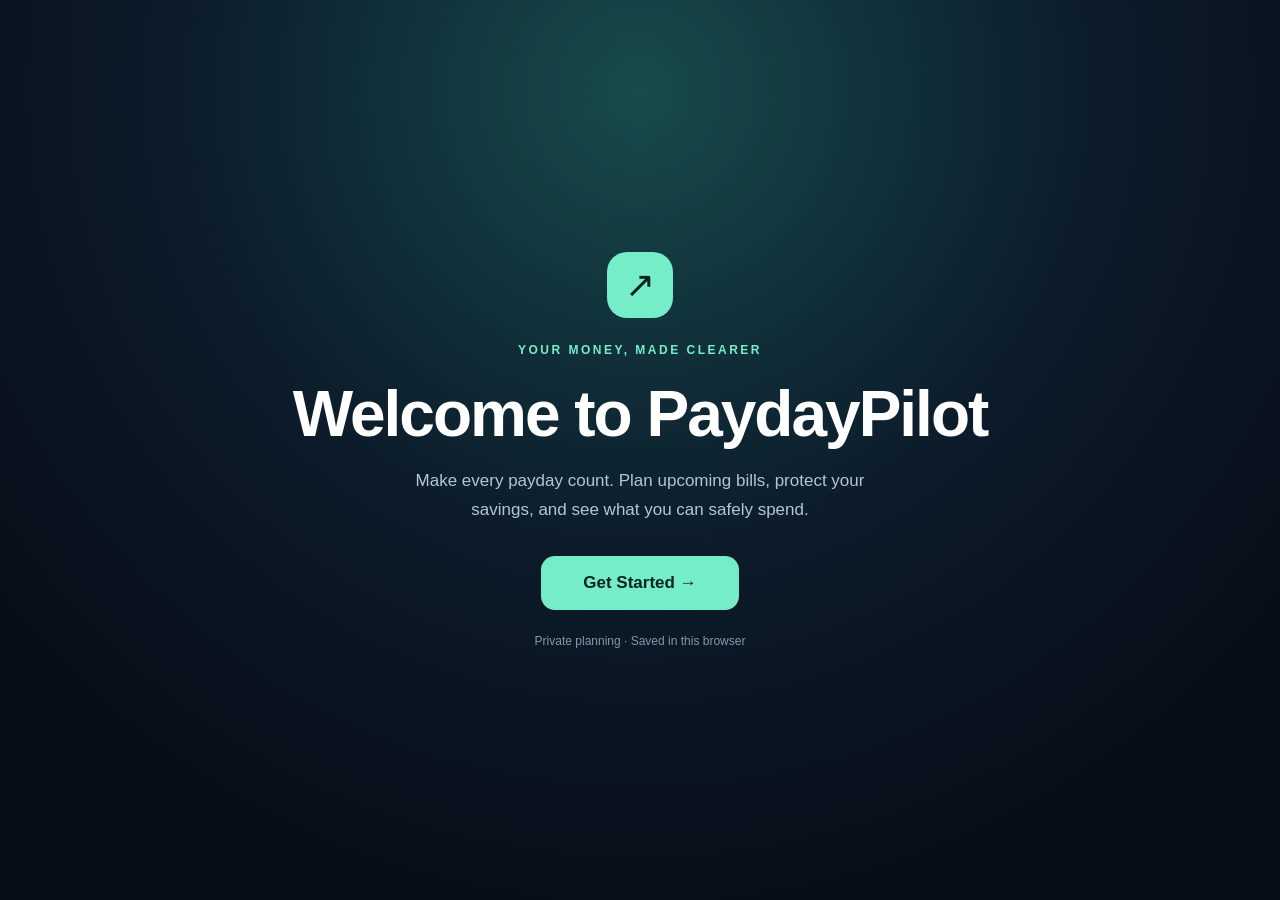
<file: index.html>
<!DOCTYPE html>
<html lang="en"><head><meta charset="UTF-8"><meta name="viewport" content="width=device-width,initial-scale=1"><meta name="theme-color" content="#0b1220"><title>PaydayPilot V6 — Smart Money Management</title>
<style>
:root{font-family:Inter,-apple-system,BlinkMacSystemFont,"Segoe UI",sans-serif;color:#eaf1ff;background:#080e19;font-synthesis:none}*{box-sizing:border-box}body{margin:0;background:radial-gradient(circle at 85% 0,#172d48 0,transparent 35%),#080e19}button,input,select{font:inherit}button{cursor:pointer}.shell{max-width:1200px;margin:auto;padding:28px 24px 70px}.top{display:flex;justify-content:space-between;align-items:center;margin-bottom:35px}.brand{font-size:23px;font-weight:800;letter-spacing:-1px;display:flex;align-items:center;gap:11px}.mark{background:#6df0cb;color:#08241f;border-radius:13px;padding:10px;font-size:19px}.tag{color:#9fb2c9;font-size:13px}.pill{border:1px solid #2b3a50;border-radius:99px;padding:9px 13px;color:#a9bfd4;font-size:12px}.hero{display:flex;justify-content:space-between;gap:20px;align-items:end;margin-bottom:26px}.eyebrow{font-size:12px;color:#6df0cb;text-transform:uppercase;letter-spacing:2px;font-weight:800}h1{font-size:clamp(29px,4vw,43px);margin:9px 0 8px;letter-spacing:-1.6px}p{color:#9caec4;margin:0;line-height:1.6}.cards{display:grid;grid-template-columns:1.35fr 1fr 1fr;gap:17px}.card{background:#111d2d;border:1px solid #26354a;border-radius:22px;padding:24px;min-width:0}.primary{background:linear-gradient(130deg,#123f43,#132a3e);border-color:#28746c}.cardlabel{font-size:13px;color:#a9bcd1;font-weight:600}.amount{font-size:clamp(28px,3.4vw,41px);font-weight:800;letter-spacing:-1.5px;margin:13px 0}.primary .amount{color:#89f9d8}.sub{font-size:12px;color:#a6b9ce}.grid{display:grid;grid-template-columns:1.2fr .8fr;gap:18px;margin-top:18px}.section-title{font-size:18px;font-weight:750;letter-spacing:-.5px;margin:0 0 20px}.fields{display:grid;grid-template-columns:repeat(2,minmax(0,1fr));gap:16px}label{display:block;color:#afc0d2;font-size:12px;font-weight:650;margin-bottom:8px}input,select{width:100%;padding:13px 14px;background:#0b1523;border:1px solid #304056;border-radius:11px;color:#eff8ff;outline:none}input:focus,select:focus{border-color:#68e5c5;box-shadow:0 0 0 3px #68e5c51a}input[type=date]{color-scheme:dark}.btn{background:#75edc9;border:0;color:#07241c;font-weight:800;border-radius:11px;padding:13px 16px}.btn.secondary{background:#1b3042;color:#cfe7e7;border:1px solid #385067}.row{display:flex;align-items:center;justify-content:space-between;gap:10px}.muted{color:#9aacc1;font-size:12px}.billrow{padding:13px 0;border-bottom:1px solid #26354a;display:flex;align-items:center;justify-content:space-between;gap:12px}.billrow:last-child{border-bottom:0}.billname{font-weight:650;font-size:14px}.billmeta{font-size:12px;color:#9caec4;margin-top:4px}.billactions{display:flex;align-items:center;gap:10px}.smallbtn{border:0;background:#26394c;color:#d4e5f5;border-radius:9px;padding:8px 10px}.insight{border-left:3px solid #71edca;background:#122b32;padding:15px;border-radius:0 12px 12px 0;color:#c4e7e1;font-size:13px;line-height:1.6;margin-top:18px}.forecast{display:flex;align-items:flex-end;gap:9px;height:155px;padding-top:20px}.barcol{flex:1;min-width:0;text-align:center}.bar{border-radius:7px 7px 3px 3px;background:linear-gradient(#77efcb,#2c8d8b);min-height:4px}.bar.negative{background:linear-gradient(#f59e9e,#9b4351)}.barlabel{font-size:10px;color:#9eafc3;margin-top:8px}.barval{font-size:10px;color:#bcd1e0;margin-bottom:6px}.footer{color:#74899e;font-size:12px;margin-top:24px;text-align:center}.empty{padding:20px 0;color:#9baec4;font-size:13px}.status{font-size:12px;color:#83eacb}.wide{grid-column:1/-1}@media(max-width:800px){.cards{grid-template-columns:1fr 1fr}.primary{grid-column:1/-1}.grid{grid-template-columns:1fr}.hero{align-items:start;flex-direction:column}.shell{padding:22px 15px 50px}}@media(max-width:500px){.cards{grid-template-columns:1fr}.primary{grid-column:auto}.fields{grid-template-columns:1fr}.card{padding:20px}.top{margin-bottom:26px}.pill{display:none}.amount{font-size:36px}}

/* PaydayPilot V6 welcome screen */
#welcome{min-height:100vh;display:flex;flex-direction:column;align-items:center;justify-content:center;text-align:center;padding:32px 20px;background:radial-gradient(circle at 50% 10%,#174b4c 0%,#0c1b2a 45%,#080e19 80%)}
#welcome .welcome-mark{display:grid;place-items:center;width:66px;height:66px;border-radius:20px;background:#75edc9;color:#08241f;font-size:36px;font-weight:900;margin-bottom:25px}
#welcome .welcome-kicker{font-size:12px;font-weight:800;letter-spacing:2.5px;color:#75edc9;text-transform:uppercase;margin-bottom:8px}
#welcome h1{font-size:clamp(36px,7vw,64px);font-weight:850;letter-spacing:-2px;color:#fff;margin:12px 0 16px}
#welcome p{max-width:460px;font-size:17px;line-height:1.7;color:#b1c6d8;margin-bottom:32px}
#startBtn{background:#75edc9;color:#08241f;border:0;border-radius:14px;padding:17px 42px;font-size:17px;font-weight:800;transition:background .2s,transform .2s}
#startBtn:hover{background:#a1ffe0;transform:translateY(-2px)}
#startBtn:focus-visible{outline:3px solid #fff;outline-offset:4px}
#welcome .welcome-note{font-size:12px;color:#8299ac;margin-top:24px}
[hidden]{display:none!important}
</style></head><body><section id="welcome" aria-labelledby="welcomeTitle">
  <div class="welcome-mark" aria-hidden="true">↗</div>
  <div class="welcome-kicker">Your money, made clearer</div>
  <h1 id="welcomeTitle">Welcome to PaydayPilot</h1>
  <p>Make every payday count. Plan upcoming bills, protect your savings, and see what you can safely spend.</p>
  <button id="startBtn" type="button">Get Started →</button>
  <div class="welcome-note">Private planning · Saved in this browser</div>
</section>
<main class="shell">
<header class="top"><div class="brand"><span class="mark">↗</span> PaydayPilot</div><div class="pill">● Private · Saved on this device</div></header>
<section class="hero"><div><div class="eyebrow">PaydayPilot V6 · Your financial cockpit</div><h1>Make every payday count.</h1><p>See what’s coming, protect your bills, and spend with confidence.</p></div><span class="tag" id="saved">Ready to plan</span></section>
<section class="cards"><div class="card primary"><div class="cardlabel">Safe to spend · through next payday</div><div class="amount" id="safe">$0.00</div><div class="sub" id="safeDetail">Add your balance and next payday to get started.</div></div><div class="card"><div class="cardlabel">Current balance</div><div class="amount" id="balanceView">$0.00</div><div class="sub">Money available in your account now</div></div><div class="card"><div class="cardlabel">Reserved for bills + savings</div><div class="amount" id="reserved">$0.00</div><div class="sub" id="reserveDetail">Before your next payday</div></div></section>
<section class="grid"><div class="card"><h2 class="section-title">Your money setup</h2><div class="fields"><div><label for="balance">Current account balance ($)</label><input id="balance" type="number" min="0" step=".01" placeholder="1000"></div><div><label for="pay">Take-home paycheck ($)</label><input id="pay" type="number" min="0" step=".01" placeholder="1700"></div><div><label for="date">Next payday</label><input id="date" type="date"></div><div><label for="savings">Savings reserved each payday ($)</label><input id="savings" type="number" min="0" step=".01" placeholder="200"></div></div><div class="fields" style="margin-top:16px"><div><label for="cushion">Protected checking cushion ($)</label><input id="cushion" type="number" min="0" step=".01" value="800"></div><div><label for="purchase">Purchase to check ($)</label><input id="purchase" type="number" min="0" step=".01" placeholder="150"></div></div><div class="insight" id="purchaseResult" aria-live="polite">Enter a purchase amount to check affordability.</div><div class="insight" id="insight">Your safe-to-spend number subtracts bills due before the next payday. Your forecast also accounts for future paychecks and savings.</div></div>
<div class="card"><div class="row"><h2 class="section-title" style="margin:0">Monthly bills</h2><span class="muted" id="billcount">0 bills</span></div><div id="bills" style="margin:15px 0"></div><form id="billform"><div class="fields"><div><label for="billname">Bill name</label><input id="billname" maxlength="55" placeholder="Car payment" required></div><div><label for="billamount">Amount ($)</label><input id="billamount" type="number" min=".01" step=".01" placeholder="500" required></div><div><label for="billday">Due day (1–31)</label><input id="billday" type="number" min="1" max="31" placeholder="15" required></div><div style="display:flex;align-items:end"><button class="btn" type="submit" style="width:100%">+ Add bill</button></div></div></form></div>
<div class="card"><div class="row"><h2 class="section-title" style="margin:0">Upcoming bills before payday</h2><span class="muted" id="upcomingCount">—</span></div><div id="upcomingBills" style="margin-top:12px"></div><p class="muted" style="margin-top:12px">Marking a bill paid removes it from unpaid obligations for that month. Your current account balance must already reflect the payment; PaydayPilot does not move money or change that balance automatically.</p></div>
<div class="card"><div class="row"><h2 class="section-title" style="margin:0">Six-paycheck outlook</h2><span class="muted">Projected ending balance</span></div><div id="forecast" class="forecast"></div><p class="muted" style="margin-top:16px">Estimates assume each paycheck arrives as scheduled, bills repeat monthly, and no other spending occurs.</p></div>
<div class="card"><h2 class="section-title">Your next payday</h2><div class="amount" id="nextpay" style="font-size:27px">Not set</div><p id="nextdetail">Choose a payday to see your upcoming pay schedule.</p><div class="insight" id="caution">This is a planning estimate, not your bank balance. Confirm bill payments and pending transactions separately.</div><div style="margin-top:20px"><button class="btn secondary" id="reset" type="button">Reset saved plan</button></div></div></section>
<section class="card" style="margin-top:18px"><h2 class="section-title">Paycheck-by-paycheck plan</h2><div id="paycheckPlan" aria-live="polite"></div></section><footer class="footer">PaydayPilot V6 · Your data stays in this browser. No bank connection, account login, or subscription required.</footer></main>
<script>
// Welcome screen only; financial state and storage are unchanged.
document.addEventListener('DOMContentLoaded',()=>{
  const welcome=document.getElementById('welcome');
  const dashboard=document.querySelector('main.shell');
  const startBtn=document.getElementById('startBtn');
  if(!welcome||!dashboard||!startBtn)return;
  dashboard.hidden=true;
  startBtn.addEventListener('click',()=>{
    welcome.hidden=true;
    dashboard.hidden=false;
    window.scrollTo(0,0);
  });
});

const KEY='paydaypilot-v6',legacy='paydaypilot-v5',older='paydaypilot-v4';const $=id=>document.getElementById(id);const money=n=>new Intl.NumberFormat('en-US',{style:'currency',currency:'USD'}).format(Number(n)||0);const today=()=>{let d=new Date();return new Date(d.getFullYear(),d.getMonth(),d.getDate())};const parseDate=s=>{if(!s)return null;let [y,m,d]=s.split('-').map(Number);let x=new Date(y,m-1,d);return x.getFullYear()===y&&x.getMonth()===m-1&&x.getDate()===d?x:null};const dateStr=d=>d.toLocaleDateString('en-US',{month:'short',day:'numeric'});const num=id=>Math.max(0,Number($(id).value)||0);let state={balance:'',pay:'',date:'',savings:'',cushion:'800',bills:[],paid:{}};try{let s=JSON.parse(localStorage.getItem(KEY)||localStorage.getItem(legacy)||localStorage.getItem(older));if(s&&typeof s==='object')state={...state,...s,bills:Array.isArray(s.bills)?s.bills:[],paid:s.paid&&typeof s.paid==='object'?s.paid:{}}}catch(e){}
for(let k of ['balance','pay','date','savings','cushion'])$(k).value=state[k]??'';
function dueDates(start,end,bill){let dates=[];let month=new Date(start.getFullYear(),start.getMonth(),1);while(month<=end){let y=month.getFullYear(),m=month.getMonth();let last=new Date(y,m+1,0).getDate();let d=new Date(y,m,Math.min(last,Number(bill.day)));if(d>=start&&d<end)dates.push(d);month=new Date(y,m+1,1)}return dates}
function billId(b,i){return String(b.id??('legacy-'+i))}
function monthKey(d){return d.getFullYear()+'-'+String(d.getMonth()+1).padStart(2,'0')}
function paidKey(b,i,d){return billId(b,i)+'@'+monthKey(d)}
function isPaid(b,i,d){return !!(state.paid||{})[paidKey(b,i,d)]}
function billsBetween(start,end){return state.bills.reduce((sum,b,i)=>sum+dueDates(start,end,b).reduce((total,d)=>total+(isPaid(b,i,d)?0:Number(b.amount)),0),0)}
function upcomingBeforePayday(start,end){let list=[];state.bills.forEach((b,i)=>dueDates(start,end,b).forEach(d=>list.push({b,i,d})));return list.sort((a,b)=>a.d-b.d)}
function setPaid(b,i,d,checked){state.paid=state.paid||{};let key=paidKey(b,i,d);if(checked)state.paid[key]=true;else delete state.paid[key];save();render()}
function save(){try{localStorage.setItem(KEY,JSON.stringify(state));$('saved').textContent='✓ Saved on this device'}catch(e){$('saved').textContent='Storage unavailable'}}
function render(){let now=today(),balance=num('balance'),pay=num('pay'),saving=num('savings'),next=parseDate($('date').value);$('balanceView').textContent=money(balance);$('billcount').textContent=state.bills.length+' bill'+(state.bills.length===1?'':'s');$('bills').innerHTML='';if(!state.bills.length){let p=document.createElement('div');p.className='empty';p.textContent='No bills yet. Add your first monthly bill.';$('bills').append(p)}
state.bills.forEach((b,i)=>{let row=document.createElement('div');row.className='billrow';let left=document.createElement('div');let name=document.createElement('div');name.className='billname';name.textContent=b.name;let meta=document.createElement('div');meta.className='billmeta';meta.textContent='Due day '+b.day+' · Monthly recurring';left.append(name,meta);let right=document.createElement('div');right.className='billactions';let amt=document.createElement('strong');amt.textContent=money(b.amount);let del=document.createElement('button');del.className='smallbtn';del.type='button';del.textContent='Remove';del.setAttribute('aria-label','Remove '+b.name);del.onclick=()=>{let id=billId(b,i);Object.keys(state.paid||{}).filter(k=>k.startsWith(id+'@')).forEach(k=>delete state.paid[k]);state.bills.splice(i,1);save();render()};right.append(amt,del);row.append(left,right);$('bills').append(row)});
let valid=next&&next>=now;
let upcoming=$('upcomingBills');upcoming.replaceChildren();let items=valid?upcomingBeforePayday(now,next):[];
$('upcomingCount').textContent=valid?items.filter(x=>!isPaid(x.b,x.i,x.d)).length+' unpaid':'Set payday';
if(!valid){let p=document.createElement('div');p.className='empty';p.textContent='Set your next payday to see bills due before it.';upcoming.append(p)}
else if(!items.length){let p=document.createElement('div');p.className='empty';p.textContent='No bills due before your next paycheck.';upcoming.append(p)}
items.forEach(({b,i,d})=>{let row=document.createElement('div');row.className='billrow';let info=document.createElement('div');let name=document.createElement('div');name.className='billname';name.textContent=b.name;let meta=document.createElement('div');meta.className='billmeta';meta.textContent='Due '+d.toLocaleDateString('en-US',{month:'short',day:'numeric',year:'numeric'})+' · '+money(b.amount);info.append(name,meta);let control=document.createElement('label');control.className='billactions';control.style.cursor='pointer';let cb=document.createElement('input');cb.type='checkbox';cb.checked=isPaid(b,i,d);cb.setAttribute('aria-label','Mark '+b.name+' '+monthKey(d)+' as paid');cb.addEventListener('change',()=>setPaid(b,i,d,cb.checked));let status=document.createElement('span');status.className='muted';status.textContent=cb.checked?'Paid':'Unpaid';control.append(cb,status);row.append(info,control);upcoming.append(row)});
let bills=valid?billsBetween(now,next):0;let cushion=num('cushion');let reserved=bills+cushion;$('reserved').textContent=money(reserved);$('reserveDetail').textContent=valid?'Bills and protected cushion':'Set an upcoming payday';$('safe').textContent=valid?money(Math.max(0,balance-bills-cushion)):'—';$('safe').style.color=valid&&balance-bills-cushion<0?'#fca5a5':'';$('safeDetail').textContent=valid?'After '+money(bills)+' in bills and '+money(cushion)+' protected through '+dateStr(next):'Set an upcoming payday to calculate';$('nextpay').textContent=valid?next.toLocaleDateString('en-US',{weekday:'long',month:'long',day:'numeric'}):'Not set';$('nextdetail').textContent=valid?'Expected take-home: '+money(pay)+' · Every 14 days':'Choose an upcoming payday to see your schedule.';$('insight').textContent=valid?(balance-bills-cushion<0?'Warning: your balance is short of covering bills and your protected cushion before payday.':'You have '+money(Math.max(0,balance-bills-cushion))+' after bills and your protected cushion. Savings are reserved from future paychecks in the forecast.'):'Enter an upcoming payday to calculate your available spending and six-paycheck outlook.';
$('forecast').innerHTML='';if(!valid){$('purchaseResult').textContent='Set an upcoming payday first.';$('forecast').innerHTML='<div class="empty">Add your next payday to see the forecast.</div>';return}
let purchase=num('purchase'),available=balance-bills-cushion;let over=valid&&purchase>Math.max(0,available);$('purchaseResult').textContent=!valid?'Set an upcoming payday first.':!purchase?'Enter a purchase amount to see its impact.':over?'⚠ PURCHASE NOT RECOMMENDED — '+money(purchase-Math.max(0,available))+' over your safe-to-spend budget.': '✓ Purchase fits your plan — '+money(Math.max(0,available-purchase))+' remains safe to spend.';$('purchaseResult').style.background=over?'#42212c':'#122b32';$('purchaseResult').style.borderLeftColor=over?'#fb7185':'#71edca';$('purchaseResult').style.color=over?'#fecdd3':'#c4e7e1';$('paycheckPlan').innerHTML='';let points=[],running=balance;for(let i=0;i<6;i++){let d=new Date(next);d.setDate(d.getDate()+i*14);let end=new Date(d);end.setDate(end.getDate()+14);if(i===0)running-=bills;running+=pay-saving-billsBetween(d,end);points.push({date:d,value:running});let line=document.createElement('div');line.className='billrow';let span=document.createElement('span');span.textContent='Payday '+(i+1)+' · '+dateStr(d)+' · Bills '+money(billsBetween(d,end));let strong=document.createElement('strong');strong.textContent=money(running);line.append(span,strong);$('paycheckPlan').append(line)}let max=Math.max(1,...points.map(p=>Math.abs(p.value)));points.forEach(p=>{let col=document.createElement('div');col.className='barcol';let val=document.createElement('div');val.className='barval';val.textContent=money(p.value);let bar=document.createElement('div');bar.className='bar'+(p.value<0?' negative':'');bar.style.height=Math.max(4,Math.round(Math.abs(p.value)/max*105))+'px';let label=document.createElement('div');label.className='barlabel';label.textContent=dateStr(p.date);col.append(val,bar,label);$('forecast').append(col)})}
$('purchase').addEventListener('input',render);for(let k of ['balance','pay','date','savings','cushion'])$(k).addEventListener('input',()=>{state[k]=$(k).value;save();render()});
$('billform').addEventListener('submit',e=>{e.preventDefault();let name=$('billname').value.trim(),amount=Number($('billamount').value),day=Number($('billday').value);if(!name||!Number.isFinite(amount)||amount<=0||!Number.isInteger(day)||day<1||day>31)return;state.bills.push({id:'b'+Date.now()+'-'+Math.random().toString(36).slice(2,8),name,amount,day});save();$('billform').reset();render()});
$('reset').addEventListener('click',()=>{if(!confirm('Delete your saved PaydayPilot V6 plan on this device?'))return;localStorage.removeItem(KEY);localStorage.removeItem(legacy);localStorage.removeItem(older);state={balance:'',pay:'',date:'',savings:'',cushion:'800',bills:[],paid:{}};for(let k of ['balance','pay','date','savings','cushion'])$(k).value=k==='cushion'?'800':'';$('saved').textContent='Plan cleared';render()});render();
</script></body></html>
</file>
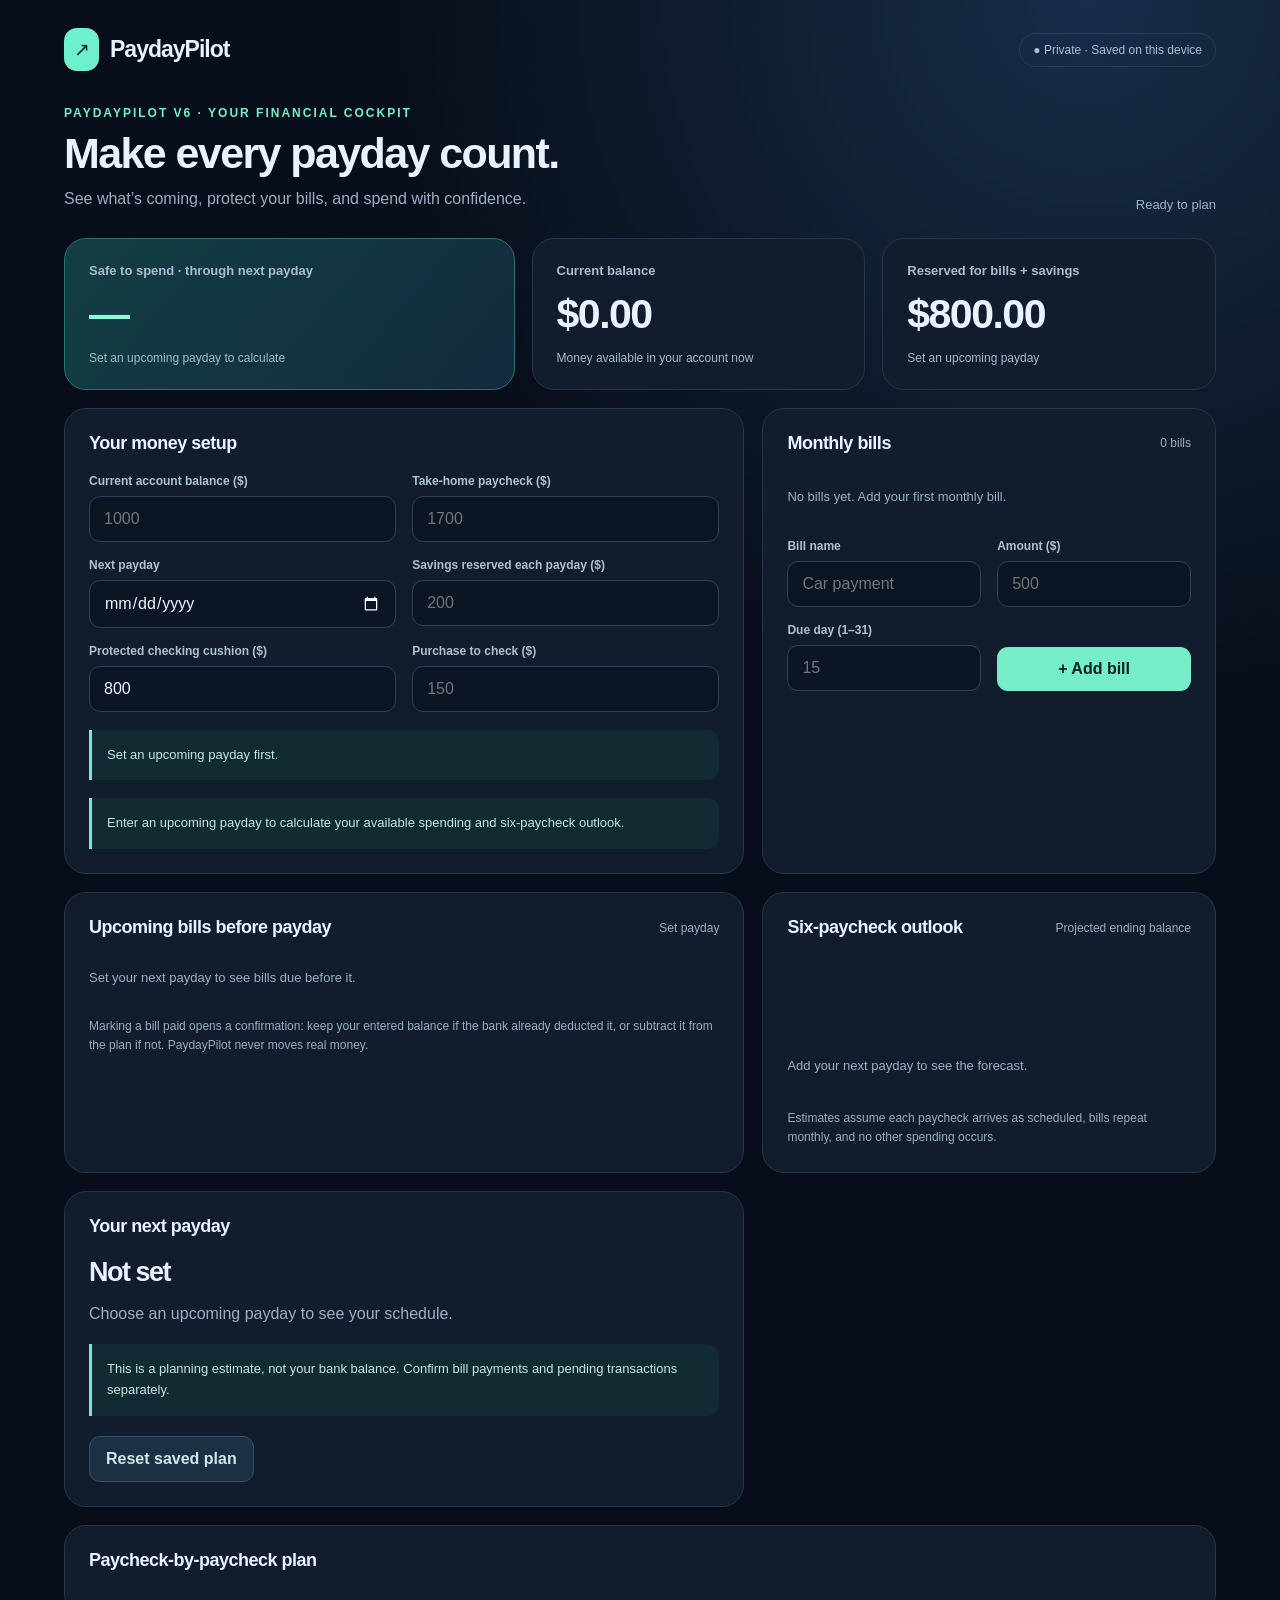
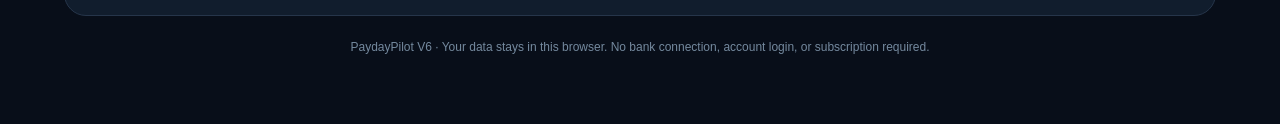
<file: PaydayPilot-V6-BACKUP.html>
<!DOCTYPE html>
<html lang="en"><head><meta charset="UTF-8"><meta name="viewport" content="width=device-width,initial-scale=1"><meta name="theme-color" content="#0b1220"><title>PaydayPilot V6 — Smart Money Management</title>
<style>
:root{font-family:Inter,-apple-system,BlinkMacSystemFont,"Segoe UI",sans-serif;color:#eaf1ff;background:#080e19;font-synthesis:none}*{box-sizing:border-box}body{margin:0;background:radial-gradient(circle at 85% 0,#172d48 0,transparent 35%),#080e19}button,input,select{font:inherit}button{cursor:pointer}.shell{max-width:1200px;margin:auto;padding:28px 24px 70px}.top{display:flex;justify-content:space-between;align-items:center;margin-bottom:35px}.brand{font-size:23px;font-weight:800;letter-spacing:-1px;display:flex;align-items:center;gap:11px}.mark{background:#6df0cb;color:#08241f;border-radius:13px;padding:10px;font-size:19px}.tag{color:#9fb2c9;font-size:13px}.pill{border:1px solid #2b3a50;border-radius:99px;padding:9px 13px;color:#a9bfd4;font-size:12px}.hero{display:flex;justify-content:space-between;gap:20px;align-items:end;margin-bottom:26px}.eyebrow{font-size:12px;color:#6df0cb;text-transform:uppercase;letter-spacing:2px;font-weight:800}h1{font-size:clamp(29px,4vw,43px);margin:9px 0 8px;letter-spacing:-1.6px}p{color:#9caec4;margin:0;line-height:1.6}.cards{display:grid;grid-template-columns:1.35fr 1fr 1fr;gap:17px}.card{background:#111d2d;border:1px solid #26354a;border-radius:22px;padding:24px;min-width:0}.primary{background:linear-gradient(130deg,#123f43,#132a3e);border-color:#28746c}.cardlabel{font-size:13px;color:#a9bcd1;font-weight:600}.amount{font-size:clamp(28px,3.4vw,41px);font-weight:800;letter-spacing:-1.5px;margin:13px 0}.primary .amount{color:#89f9d8}.sub{font-size:12px;color:#a6b9ce}.grid{display:grid;grid-template-columns:1.2fr .8fr;gap:18px;margin-top:18px}.section-title{font-size:18px;font-weight:750;letter-spacing:-.5px;margin:0 0 20px}.fields{display:grid;grid-template-columns:repeat(2,minmax(0,1fr));gap:16px}label{display:block;color:#afc0d2;font-size:12px;font-weight:650;margin-bottom:8px}input,select{width:100%;padding:13px 14px;background:#0b1523;border:1px solid #304056;border-radius:11px;color:#eff8ff;outline:none}input:focus,select:focus{border-color:#68e5c5;box-shadow:0 0 0 3px #68e5c51a}input[type=date]{color-scheme:dark}.btn{background:#75edc9;border:0;color:#07241c;font-weight:800;border-radius:11px;padding:13px 16px}.btn.secondary{background:#1b3042;color:#cfe7e7;border:1px solid #385067}.row{display:flex;align-items:center;justify-content:space-between;gap:10px}.muted{color:#9aacc1;font-size:12px}.billrow{padding:13px 0;border-bottom:1px solid #26354a;display:flex;align-items:center;justify-content:space-between;gap:12px}.billrow:last-child{border-bottom:0}.billname{font-weight:650;font-size:14px}.billmeta{font-size:12px;color:#9caec4;margin-top:4px}.billactions{display:flex;align-items:center;gap:10px}.smallbtn{border:0;background:#26394c;color:#d4e5f5;border-radius:9px;padding:8px 10px}.insight{border-left:3px solid #71edca;background:#122b32;padding:15px;border-radius:0 12px 12px 0;color:#c4e7e1;font-size:13px;line-height:1.6;margin-top:18px}.forecast{display:flex;align-items:flex-end;gap:9px;height:155px;padding-top:20px}.barcol{flex:1;min-width:0;text-align:center}.bar{border-radius:7px 7px 3px 3px;background:linear-gradient(#77efcb,#2c8d8b);min-height:4px}.bar.negative{background:linear-gradient(#f59e9e,#9b4351)}.barlabel{font-size:10px;color:#9eafc3;margin-top:8px}.barval{font-size:10px;color:#bcd1e0;margin-bottom:6px}.footer{color:#74899e;font-size:12px;margin-top:24px;text-align:center}.empty{padding:20px 0;color:#9baec4;font-size:13px}.status{font-size:12px;color:#83eacb}.wide{grid-column:1/-1}@media(max-width:800px){.cards{grid-template-columns:1fr 1fr}.primary{grid-column:1/-1}.grid{grid-template-columns:1fr}.hero{align-items:start;flex-direction:column}.shell{padding:22px 15px 50px}}@media(max-width:500px){.cards{grid-template-columns:1fr}.primary{grid-column:auto}.fields{grid-template-columns:1fr}.card{padding:20px}.top{margin-bottom:26px}.pill{display:none}.amount{font-size:36px}}

/* V6 fix: compact payment checkbox and readable status */
.billactions.payment-toggle{display:inline-flex;align-items:center;justify-content:flex-end;gap:9px;flex:0 0 auto;margin:0;white-space:nowrap;min-width:95px}
.payment-toggle input[type="checkbox"]{appearance:auto;-webkit-appearance:checkbox;width:18px;height:18px;min-width:18px;flex:0 0 18px;padding:0;margin:0;box-shadow:none;accent-color:#75edc9;cursor:pointer}
.payment-toggle .muted{display:inline-block;white-space:nowrap;font-size:13px}
.billrow>div:first-child{min-width:0;overflow-wrap:anywhere}
</style></head><body><main class="shell">
<header class="top"><div class="brand"><span class="mark">↗</span> PaydayPilot</div><div class="pill">● Private · Saved on this device</div></header>
<section class="hero"><div><div class="eyebrow">PaydayPilot V6 · Your financial cockpit</div><h1>Make every payday count.</h1><p>See what’s coming, protect your bills, and spend with confidence.</p></div><span class="tag" id="saved">Ready to plan</span></section>
<section class="cards"><div class="card primary"><div class="cardlabel">Safe to spend · through next payday</div><div class="amount" id="safe">$0.00</div><div class="sub" id="safeDetail">Add your balance and next payday to get started.</div></div><div class="card"><div class="cardlabel">Current balance</div><div class="amount" id="balanceView">$0.00</div><div class="sub">Money available in your account now</div></div><div class="card"><div class="cardlabel">Reserved for bills + savings</div><div class="amount" id="reserved">$0.00</div><div class="sub" id="reserveDetail">Before your next payday</div></div></section>
<section class="grid"><div class="card"><h2 class="section-title">Your money setup</h2><div class="fields"><div><label for="balance">Current account balance ($)</label><input id="balance" type="number" min="0" step=".01" placeholder="1000"></div><div><label for="pay">Take-home paycheck ($)</label><input id="pay" type="number" min="0" step=".01" placeholder="1700"></div><div><label for="date">Next payday</label><input id="date" type="date"></div><div><label for="savings">Savings reserved each payday ($)</label><input id="savings" type="number" min="0" step=".01" placeholder="200"></div></div><div class="fields" style="margin-top:16px"><div><label for="cushion">Protected checking cushion ($)</label><input id="cushion" type="number" min="0" step=".01" value="800"></div><div><label for="purchase">Purchase to check ($)</label><input id="purchase" type="number" min="0" step=".01" placeholder="150"></div></div><div class="insight" id="purchaseResult" aria-live="polite">Enter a purchase amount to check affordability.</div><div class="insight" id="insight">Your safe-to-spend number subtracts bills due before the next payday. Your forecast also accounts for future paychecks and savings.</div></div>
<div class="card"><div class="row"><h2 class="section-title" style="margin:0">Monthly bills</h2><span class="muted" id="billcount">0 bills</span></div><div id="bills" style="margin:15px 0"></div><form id="billform"><div class="fields"><div><label for="billname">Bill name</label><input id="billname" maxlength="55" placeholder="Car payment" required></div><div><label for="billamount">Amount ($)</label><input id="billamount" type="number" min=".01" step=".01" placeholder="500" required></div><div><label for="billday">Due day (1–31)</label><input id="billday" type="number" min="1" max="31" placeholder="15" required></div><div style="display:flex;align-items:end"><button class="btn" type="submit" style="width:100%">+ Add bill</button></div></div></form></div>
<div class="card"><div class="row"><h2 class="section-title" style="margin:0">Upcoming bills before payday</h2><span class="muted" id="upcomingCount">—</span></div><div id="upcomingBills" style="margin-top:12px"></div><p class="muted" style="margin-top:12px">Marking a bill paid opens a confirmation: keep your entered balance if the bank already deducted it, or subtract it from the plan if not. PaydayPilot never moves real money.</p></div>
<div class="card"><div class="row"><h2 class="section-title" style="margin:0">Six-paycheck outlook</h2><span class="muted">Projected ending balance</span></div><div id="forecast" class="forecast"></div><p class="muted" style="margin-top:16px">Estimates assume each paycheck arrives as scheduled, bills repeat monthly, and no other spending occurs.</p></div>
<div class="card"><h2 class="section-title">Your next payday</h2><div class="amount" id="nextpay" style="font-size:27px">Not set</div><p id="nextdetail">Choose a payday to see your upcoming pay schedule.</p><div class="insight" id="caution">This is a planning estimate, not your bank balance. Confirm bill payments and pending transactions separately.</div><div style="margin-top:20px"><button class="btn secondary" id="reset" type="button">Reset saved plan</button></div></div></section>
<section class="card" style="margin-top:18px"><h2 class="section-title">Paycheck-by-paycheck plan</h2><div id="paycheckPlan" aria-live="polite"></div></section><footer class="footer">PaydayPilot V6 · Your data stays in this browser. No bank connection, account login, or subscription required.</footer></main>
<div id="paymentDialog" hidden role="dialog" aria-modal="true" aria-labelledby="paymentTitle" style="position:fixed;inset:0;background:rgba(2,6,23,.82);z-index:9999;display:flex;align-items:center;justify-content:center;padding:20px">
  <div style="background:#152536;border:1px solid #426178;border-radius:18px;max-width:430px;width:100%;padding:24px;box-shadow:0 20px 80px #0009;color:#f0f8ff">
    <h2 id="paymentTitle" style="margin:0 0 12px">Confirm payment</h2>
    <p id="paymentQuestion" style="line-height:1.55;margin:0 0 18px"></p>
    <button id="paymentAlready" type="button" class="smallbtn" style="display:block;width:100%;margin:8px 0;padding:13px">Yes — already deducted from checking</button>
    <button id="paymentSubtract" type="button" class="smallbtn" style="display:block;width:100%;margin:8px 0;padding:13px">No — subtract it from my entered balance</button>
    <button id="paymentCancel" type="button" class="smallbtn" style="display:block;width:100%;margin:8px 0;padding:13px">Cancel</button>
    <p style="font-size:12px;opacity:.8;margin:14px 0 0">This only changes your PaydayPilot plan. It never moves money from your bank.</p>
  </div>
</div>
<style>#paymentDialog[hidden]{display:none!important}</style>
<script>
const KEY='paydaypilot-v6',legacy='paydaypilot-v5',older='paydaypilot-v4';const $=id=>document.getElementById(id);const money=n=>new Intl.NumberFormat('en-US',{style:'currency',currency:'USD'}).format(Number(n)||0);const today=()=>{let d=new Date();return new Date(d.getFullYear(),d.getMonth(),d.getDate())};const parseDate=s=>{if(!s)return null;let [y,m,d]=s.split('-').map(Number);let x=new Date(y,m-1,d);return x.getFullYear()===y&&x.getMonth()===m-1&&x.getDate()===d?x:null};const dateStr=d=>d.toLocaleDateString('en-US',{month:'short',day:'numeric'});const num=id=>Math.max(0,Number($(id).value)||0);let state={balance:'',pay:'',date:'',savings:'',cushion:'800',bills:[],paid:{},paymentAdjustments:{}};try{let s=JSON.parse(localStorage.getItem(KEY)||localStorage.getItem(legacy)||localStorage.getItem(older));if(s&&typeof s==='object')state={...state,...s,bills:Array.isArray(s.bills)?s.bills:[],paid:s.paid&&typeof s.paid==='object'?s.paid:{},paymentAdjustments:s.paymentAdjustments&&typeof s.paymentAdjustments==='object'?s.paymentAdjustments:{}}}catch(e){}
for(let k of ['balance','pay','date','savings','cushion'])$(k).value=state[k]??'';
function dueDates(start,end,bill){let dates=[];let month=new Date(start.getFullYear(),start.getMonth(),1);while(month<=end){let y=month.getFullYear(),m=month.getMonth();let last=new Date(y,m+1,0).getDate();let d=new Date(y,m,Math.min(last,Number(bill.day)));if(d>=start&&d<end)dates.push(d);month=new Date(y,m+1,1)}return dates}
function billId(b,i){return String(b.id??('legacy-'+i))}
function monthKey(d){return d.getFullYear()+'-'+String(d.getMonth()+1).padStart(2,'0')}
function paidKey(b,i,d){return billId(b,i)+'@'+monthKey(d)}
function isPaid(b,i,d){return !!(state.paid||{})[paidKey(b,i,d)]}
function billsBetween(start,end){return state.bills.reduce((sum,b,i)=>sum+dueDates(start,end,b).reduce((total,d)=>total+(isPaid(b,i,d)?0:Number(b.amount)),0),0)}
function upcomingBeforePayday(start,end){let list=[];state.bills.forEach((b,i)=>dueDates(start,end,b).forEach(d=>list.push({b,i,d})));return list.sort((a,b)=>a.d-b.d)}
let pendingPayment=null;
function closePaymentDialog(){pendingPayment=null;$('paymentDialog').hidden=true;render()}
function setPaid(b,i,d,checked){
 const key=paidKey(b,i,d);state.paid=state.paid||{};state.paymentAdjustments=state.paymentAdjustments||{};
 if(checked){pendingPayment={b,i,d,key};$('paymentQuestion').textContent='Is the '+money(b.amount)+' payment for '+b.name+' already reflected in your entered checking balance?';$('paymentDialog').hidden=false;return}
 const adjustment=state.paymentAdjustments[key];
 if(adjustment){
   const current=num('balance');
   if(Math.abs(current-adjustment.after)<0.005){
     if(window.confirm('Undo Paid and restore '+money(adjustment.amount)+' to your entered balance? Only choose OK if you have not separately updated your balance for this transaction.')){
       $('balance').value=(current+adjustment.amount).toFixed(2);state.balance=$('balance').value;
     }else{render();return}
   }else{
     if(!window.confirm('Your checking balance has changed since this payment was marked Paid. Undo the Paid status without changing your balance? You may need to correct your balance manually.')){render();return}
   }
   delete state.paymentAdjustments[key];
 }
 delete state.paid[key];save();render();
}
function confirmPayment(alreadyDeducted){
 if(!pendingPayment)return;
 const {b,key}=pendingPayment;state.paid[key]=true;
 if(!alreadyDeducted){
   const amount=Number(b.amount)||0,before=num('balance'),after=before-amount;
   if(after<0&&!window.confirm('This payment would make your entered balance negative ('+money(after)+'). Continue?')){delete state.paid[key];closePaymentDialog();return}
   $('balance').value=after.toFixed(2);state.balance=$('balance').value;
   state.paymentAdjustments[key]={amount,after};
 }else{delete state.paymentAdjustments[key]}
 save();closePaymentDialog();
}
$('paymentAlready').addEventListener('click',()=>confirmPayment(true));
$('paymentSubtract').addEventListener('click',()=>confirmPayment(false));
$('paymentCancel').addEventListener('click',closePaymentDialog);

function save(){try{localStorage.setItem(KEY,JSON.stringify(state));$('saved').textContent='✓ Saved on this device'}catch(e){$('saved').textContent='Storage unavailable'}}
function render(){let now=today(),balance=num('balance'),pay=num('pay'),saving=num('savings'),next=parseDate($('date').value);$('balanceView').textContent=money(balance);$('billcount').textContent=state.bills.length+' bill'+(state.bills.length===1?'':'s');$('bills').innerHTML='';if(!state.bills.length){let p=document.createElement('div');p.className='empty';p.textContent='No bills yet. Add your first monthly bill.';$('bills').append(p)}
state.bills.forEach((b,i)=>{let row=document.createElement('div');row.className='billrow';let left=document.createElement('div');let name=document.createElement('div');name.className='billname';name.textContent=b.name;let meta=document.createElement('div');meta.className='billmeta';meta.textContent='Due day '+b.day+' · Monthly recurring';left.append(name,meta);let right=document.createElement('div');right.className='billactions';let amt=document.createElement('strong');amt.textContent=money(b.amount);let del=document.createElement('button');del.className='smallbtn';del.type='button';del.textContent='Remove';del.setAttribute('aria-label','Remove '+b.name);del.onclick=()=>{let id=billId(b,i);Object.keys(state.paid||{}).filter(k=>k.startsWith(id+'@')).forEach(k=>{delete state.paid[k];delete (state.paymentAdjustments||{})[k]});state.bills.splice(i,1);save();render()};right.append(amt,del);row.append(left,right);$('bills').append(row)});
let valid=next&&next>=now;
let upcoming=$('upcomingBills');upcoming.replaceChildren();let items=valid?upcomingBeforePayday(now,next):[];
$('upcomingCount').textContent=valid?items.filter(x=>!isPaid(x.b,x.i,x.d)).length+' unpaid':'Set payday';
if(!valid){let p=document.createElement('div');p.className='empty';p.textContent='Set your next payday to see bills due before it.';upcoming.append(p)}
else if(!items.length){let p=document.createElement('div');p.className='empty';p.textContent='No bills due before your next paycheck.';upcoming.append(p)}
items.forEach(({b,i,d})=>{let row=document.createElement('div');row.className='billrow';let info=document.createElement('div');let name=document.createElement('div');name.className='billname';name.textContent=b.name;let meta=document.createElement('div');meta.className='billmeta';meta.textContent='Due '+d.toLocaleDateString('en-US',{month:'short',day:'numeric',year:'numeric'})+' · '+money(b.amount);info.append(name,meta);let control=document.createElement('label');control.className='billactions payment-toggle';control.style.cursor='pointer';let cb=document.createElement('input');cb.type='checkbox';cb.checked=isPaid(b,i,d);cb.setAttribute('aria-label','Mark '+b.name+' '+monthKey(d)+' as paid');cb.addEventListener('change',()=>setPaid(b,i,d,cb.checked));let status=document.createElement('span');status.className='muted';status.textContent=cb.checked?'Paid':'Unpaid';control.append(cb,status);row.append(info,control);upcoming.append(row)});
let bills=valid?billsBetween(now,next):0;let cushion=num('cushion');let reserved=bills+cushion;$('reserved').textContent=money(reserved);$('reserveDetail').textContent=valid?'Bills and protected cushion':'Set an upcoming payday';$('safe').textContent=valid?money(Math.max(0,balance-bills-cushion)):'—';$('safe').style.color=valid&&balance-bills-cushion<0?'#fca5a5':'';$('safeDetail').textContent=valid?'After '+money(bills)+' in bills and '+money(cushion)+' protected through '+dateStr(next):'Set an upcoming payday to calculate';$('nextpay').textContent=valid?next.toLocaleDateString('en-US',{weekday:'long',month:'long',day:'numeric'}):'Not set';$('nextdetail').textContent=valid?'Expected take-home: '+money(pay)+' · Every 14 days':'Choose an upcoming payday to see your schedule.';$('insight').textContent=valid?(balance-bills-cushion<0?'Warning: your balance is short of covering bills and your protected cushion before payday.':'You have '+money(Math.max(0,balance-bills-cushion))+' after bills and your protected cushion. Savings are reserved from future paychecks in the forecast.'):'Enter an upcoming payday to calculate your available spending and six-paycheck outlook.';
$('forecast').innerHTML='';if(!valid){$('purchaseResult').textContent='Set an upcoming payday first.';$('forecast').innerHTML='<div class="empty">Add your next payday to see the forecast.</div>';return}
let purchase=num('purchase'),available=balance-bills-cushion;let over=valid&&purchase>Math.max(0,available);$('purchaseResult').textContent=!valid?'Set an upcoming payday first.':!purchase?'Enter a purchase amount to see its impact.':over?'⚠ PURCHASE NOT RECOMMENDED — '+money(purchase-Math.max(0,available))+' over your safe-to-spend budget.': '✓ Purchase fits your plan — '+money(Math.max(0,available-purchase))+' remains safe to spend.';$('purchaseResult').style.background=over?'#42212c':'#122b32';$('purchaseResult').style.borderLeftColor=over?'#fb7185':'#71edca';$('purchaseResult').style.color=over?'#fecdd3':'#c4e7e1';$('paycheckPlan').innerHTML='';let points=[],running=balance;for(let i=0;i<6;i++){let d=new Date(next);d.setDate(d.getDate()+i*14);let end=new Date(d);end.setDate(end.getDate()+14);if(i===0)running-=bills;running+=pay-saving-billsBetween(d,end);points.push({date:d,value:running});let line=document.createElement('div');line.className='billrow';let span=document.createElement('span');span.textContent='Payday '+(i+1)+' · '+dateStr(d)+' · Bills '+money(billsBetween(d,end));let strong=document.createElement('strong');strong.textContent=money(running);line.append(span,strong);$('paycheckPlan').append(line)}let max=Math.max(1,...points.map(p=>Math.abs(p.value)));points.forEach(p=>{let col=document.createElement('div');col.className='barcol';let val=document.createElement('div');val.className='barval';val.textContent=money(p.value);let bar=document.createElement('div');bar.className='bar'+(p.value<0?' negative':'');bar.style.height=Math.max(4,Math.round(Math.abs(p.value)/max*105))+'px';let label=document.createElement('div');label.className='barlabel';label.textContent=dateStr(p.date);col.append(val,bar,label);$('forecast').append(col)})}
$('purchase').addEventListener('input',render);for(let k of ['balance','pay','date','savings','cushion'])$(k).addEventListener('input',()=>{state[k]=$(k).value;save();render()});
$('billform').addEventListener('submit',e=>{e.preventDefault();let name=$('billname').value.trim(),amount=Number($('billamount').value),day=Number($('billday').value);if(!name||!Number.isFinite(amount)||amount<=0||!Number.isInteger(day)||day<1||day>31)return;state.bills.push({id:'b'+Date.now()+'-'+Math.random().toString(36).slice(2,8),name,amount,day});save();$('billform').reset();render()});
$('reset').addEventListener('click',()=>{if(!confirm('Delete your saved PaydayPilot V6 plan on this device?'))return;localStorage.removeItem(KEY);localStorage.removeItem(legacy);localStorage.removeItem(older);state={balance:'',pay:'',date:'',savings:'',cushion:'800',bills:[],paid:{},paymentAdjustments:{}};for(let k of ['balance','pay','date','savings','cushion'])$(k).value=k==='cushion'?'800':'';$('saved').textContent='Plan cleared';render()});render();
</script></body></html>
</file>
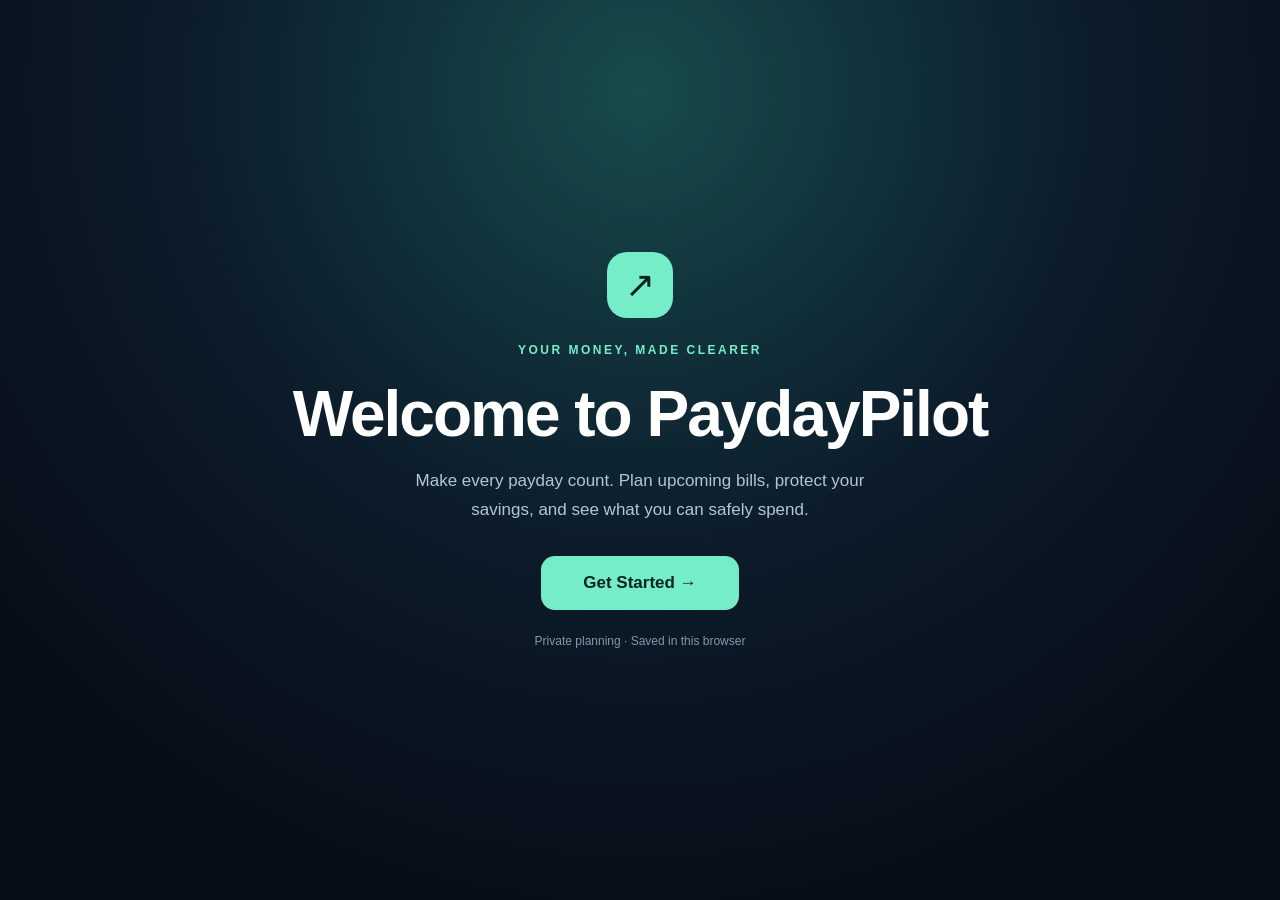
<file: PaydayPilot-V6-FINAL.html>
<!DOCTYPE html>
<html lang="en"><head><meta charset="UTF-8"><meta name="viewport" content="width=device-width,initial-scale=1"><meta name="theme-color" content="#0b1220"><title>PaydayPilot V6 — Smart Money Management</title>
<style>
:root{font-family:Inter,-apple-system,BlinkMacSystemFont,"Segoe UI",sans-serif;color:#eaf1ff;background:#080e19;font-synthesis:none}*{box-sizing:border-box}body{margin:0;background:radial-gradient(circle at 85% 0,#172d48 0,transparent 35%),#080e19}button,input,select{font:inherit}button{cursor:pointer}.shell{max-width:1200px;margin:auto;padding:28px 24px 70px}.top{display:flex;justify-content:space-between;align-items:center;margin-bottom:35px}.brand{font-size:23px;font-weight:800;letter-spacing:-1px;display:flex;align-items:center;gap:11px}.mark{background:#6df0cb;color:#08241f;border-radius:13px;padding:10px;font-size:19px}.tag{color:#9fb2c9;font-size:13px}.pill{border:1px solid #2b3a50;border-radius:99px;padding:9px 13px;color:#a9bfd4;font-size:12px}.hero{display:flex;justify-content:space-between;gap:20px;align-items:end;margin-bottom:26px}.eyebrow{font-size:12px;color:#6df0cb;text-transform:uppercase;letter-spacing:2px;font-weight:800}h1{font-size:clamp(29px,4vw,43px);margin:9px 0 8px;letter-spacing:-1.6px}p{color:#9caec4;margin:0;line-height:1.6}.cards{display:grid;grid-template-columns:1.35fr 1fr 1fr;gap:17px}.card{background:#111d2d;border:1px solid #26354a;border-radius:22px;padding:24px;min-width:0}.primary{background:linear-gradient(130deg,#123f43,#132a3e);border-color:#28746c}.cardlabel{font-size:13px;color:#a9bcd1;font-weight:600}.amount{font-size:clamp(28px,3.4vw,41px);font-weight:800;letter-spacing:-1.5px;margin:13px 0}.primary .amount{color:#89f9d8}.sub{font-size:12px;color:#a6b9ce}.grid{display:grid;grid-template-columns:1.2fr .8fr;gap:18px;margin-top:18px}.section-title{font-size:18px;font-weight:750;letter-spacing:-.5px;margin:0 0 20px}.fields{display:grid;grid-template-columns:repeat(2,minmax(0,1fr));gap:16px}label{display:block;color:#afc0d2;font-size:12px;font-weight:650;margin-bottom:8px}input,select{width:100%;padding:13px 14px;background:#0b1523;border:1px solid #304056;border-radius:11px;color:#eff8ff;outline:none}input:focus,select:focus{border-color:#68e5c5;box-shadow:0 0 0 3px #68e5c51a}input[type=date]{color-scheme:dark}.btn{background:#75edc9;border:0;color:#07241c;font-weight:800;border-radius:11px;padding:13px 16px}.btn.secondary{background:#1b3042;color:#cfe7e7;border:1px solid #385067}.row{display:flex;align-items:center;justify-content:space-between;gap:10px}.muted{color:#9aacc1;font-size:12px}.billrow{padding:13px 0;border-bottom:1px solid #26354a;display:flex;align-items:center;justify-content:space-between;gap:12px}.billrow:last-child{border-bottom:0}.billname{font-weight:650;font-size:14px}.billmeta{font-size:12px;color:#9caec4;margin-top:4px}.billactions{display:flex;align-items:center;gap:10px}.smallbtn{border:0;background:#26394c;color:#d4e5f5;border-radius:9px;padding:8px 10px}.insight{border-left:3px solid #71edca;background:#122b32;padding:15px;border-radius:0 12px 12px 0;color:#c4e7e1;font-size:13px;line-height:1.6;margin-top:18px}.forecast{display:flex;align-items:flex-end;gap:9px;height:155px;padding-top:20px}.barcol{flex:1;min-width:0;text-align:center}.bar{border-radius:7px 7px 3px 3px;background:linear-gradient(#77efcb,#2c8d8b);min-height:4px}.bar.negative{background:linear-gradient(#f59e9e,#9b4351)}.barlabel{font-size:10px;color:#9eafc3;margin-top:8px}.barval{font-size:10px;color:#bcd1e0;margin-bottom:6px}.footer{color:#74899e;font-size:12px;margin-top:24px;text-align:center}.empty{padding:20px 0;color:#9baec4;font-size:13px}.status{font-size:12px;color:#83eacb}.wide{grid-column:1/-1}@media(max-width:800px){.cards{grid-template-columns:1fr 1fr}.primary{grid-column:1/-1}.grid{grid-template-columns:1fr}.hero{align-items:start;flex-direction:column}.shell{padding:22px 15px 50px}}@media(max-width:500px){.cards{grid-template-columns:1fr}.primary{grid-column:auto}.fields{grid-template-columns:1fr}.card{padding:20px}.top{margin-bottom:26px}.pill{display:none}.amount{font-size:36px}}

/* PaydayPilot V6 welcome screen */
#welcome{min-height:100vh;display:flex;flex-direction:column;align-items:center;justify-content:center;text-align:center;padding:32px 20px;background:radial-gradient(circle at 50% 10%,#174b4c 0%,#0c1b2a 45%,#080e19 80%)}
#welcome .welcome-mark{display:grid;place-items:center;width:66px;height:66px;border-radius:20px;background:#75edc9;color:#08241f;font-size:36px;font-weight:900;margin-bottom:25px}
#welcome .welcome-kicker{font-size:12px;font-weight:800;letter-spacing:2.5px;color:#75edc9;text-transform:uppercase;margin-bottom:8px}
#welcome h1{font-size:clamp(36px,7vw,64px);font-weight:850;letter-spacing:-2px;color:#fff;margin:12px 0 16px}
#welcome p{max-width:460px;font-size:17px;line-height:1.7;color:#b1c6d8;margin-bottom:32px}
#startBtn{background:#75edc9;color:#08241f;border:0;border-radius:14px;padding:17px 42px;font-size:17px;font-weight:800;transition:background .2s,transform .2s}
#startBtn:hover{background:#a1ffe0;transform:translateY(-2px)}
#startBtn:focus-visible{outline:3px solid #fff;outline-offset:4px}
#welcome .welcome-note{font-size:12px;color:#8299ac;margin-top:24px}
[hidden]{display:none!important}
</style></head><body><section id="welcome" aria-labelledby="welcomeTitle">
  <div class="welcome-mark" aria-hidden="true">↗</div>
  <div class="welcome-kicker">Your money, made clearer</div>
  <h1 id="welcomeTitle">Welcome to PaydayPilot</h1>
  <p>Make every payday count. Plan upcoming bills, protect your savings, and see what you can safely spend.</p>
  <button id="startBtn" type="button">Get Started →</button>
  <div class="welcome-note">Private planning · Saved in this browser</div>
</section>
<main class="shell">
<header class="top"><div class="brand"><span class="mark">↗</span> PaydayPilot</div><div class="pill">● Private · Saved on this device</div></header>
<section class="hero"><div><div class="eyebrow">PaydayPilot V6 · Your financial cockpit</div><h1>Make every payday count.</h1><p>See what’s coming, protect your bills, and spend with confidence.</p></div><span class="tag" id="saved">Ready to plan</span></section>
<section class="cards"><div class="card primary"><div class="cardlabel">Safe to spend · through next payday</div><div class="amount" id="safe">$0.00</div><div class="sub" id="safeDetail">Add your balance and next payday to get started.</div></div><div class="card"><div class="cardlabel">Current balance</div><div class="amount" id="balanceView">$0.00</div><div class="sub">Money available in your account now</div></div><div class="card"><div class="cardlabel">Reserved for bills + savings</div><div class="amount" id="reserved">$0.00</div><div class="sub" id="reserveDetail">Before your next payday</div></div></section>
<section class="grid"><div class="card"><h2 class="section-title">Your money setup</h2><div class="fields"><div><label for="balance">Current account balance ($)</label><input id="balance" type="number" min="0" step=".01" placeholder="1000"></div><div><label for="pay">Take-home paycheck ($)</label><input id="pay" type="number" min="0" step=".01" placeholder="1700"></div><div><label for="date">Next payday</label><input id="date" type="date"></div><div><label for="savings">Savings reserved each payday ($)</label><input id="savings" type="number" min="0" step=".01" placeholder="200"></div></div><div class="fields" style="margin-top:16px"><div><label for="cushion">Protected checking cushion ($)</label><input id="cushion" type="number" min="0" step=".01" value="800"></div><div><label for="purchase">Purchase to check ($)</label><input id="purchase" type="number" min="0" step=".01" placeholder="150"></div></div><div class="insight" id="purchaseResult" aria-live="polite">Enter a purchase amount to check affordability.</div><div class="insight" id="insight">Your safe-to-spend number subtracts bills due before the next payday. Your forecast also accounts for future paychecks and savings.</div></div>
<div class="card"><div class="row"><h2 class="section-title" style="margin:0">Monthly bills</h2><span class="muted" id="billcount">0 bills</span></div><div id="bills" style="margin:15px 0"></div><form id="billform"><div class="fields"><div><label for="billname">Bill name</label><input id="billname" maxlength="55" placeholder="Car payment" required></div><div><label for="billamount">Amount ($)</label><input id="billamount" type="number" min=".01" step=".01" placeholder="500" required></div><div><label for="billday">Due day (1–31)</label><input id="billday" type="number" min="1" max="31" placeholder="15" required></div><div style="display:flex;align-items:end"><button class="btn" type="submit" style="width:100%">+ Add bill</button></div></div></form></div>
<div class="card"><div class="row"><h2 class="section-title" style="margin:0">Upcoming bills before payday</h2><span class="muted" id="upcomingCount">—</span></div><div id="upcomingBills" style="margin-top:12px"></div><p class="muted" style="margin-top:12px">Marking a bill paid removes it from unpaid obligations for that month. Your current account balance must already reflect the payment; PaydayPilot does not move money or change that balance automatically.</p></div>
<div class="card"><div class="row"><h2 class="section-title" style="margin:0">Six-paycheck outlook</h2><span class="muted">Projected ending balance</span></div><div id="forecast" class="forecast"></div><p class="muted" style="margin-top:16px">Estimates assume each paycheck arrives as scheduled, bills repeat monthly, and no other spending occurs.</p></div>
<div class="card"><h2 class="section-title">Your next payday</h2><div class="amount" id="nextpay" style="font-size:27px">Not set</div><p id="nextdetail">Choose a payday to see your upcoming pay schedule.</p><div class="insight" id="caution">This is a planning estimate, not your bank balance. Confirm bill payments and pending transactions separately.</div><div style="margin-top:20px"><button class="btn secondary" id="reset" type="button">Reset saved plan</button></div></div></section>
<section class="card" style="margin-top:18px"><h2 class="section-title">Paycheck-by-paycheck plan</h2><div id="paycheckPlan" aria-live="polite"></div></section><footer class="footer">PaydayPilot V6 · Your data stays in this browser. No bank connection, account login, or subscription required.</footer></main>
<script>
// Welcome screen only; financial state and storage are unchanged.
document.addEventListener('DOMContentLoaded',()=>{
  const welcome=document.getElementById('welcome');
  const dashboard=document.querySelector('main.shell');
  const startBtn=document.getElementById('startBtn');
  if(!welcome||!dashboard||!startBtn)return;
  dashboard.hidden=true;
  startBtn.addEventListener('click',()=>{
    welcome.hidden=true;
    dashboard.hidden=false;
    window.scrollTo(0,0);
  });
});

const KEY='paydaypilot-v6',legacy='paydaypilot-v5',older='paydaypilot-v4';const $=id=>document.getElementById(id);const money=n=>new Intl.NumberFormat('en-US',{style:'currency',currency:'USD'}).format(Number(n)||0);const today=()=>{let d=new Date();return new Date(d.getFullYear(),d.getMonth(),d.getDate())};const parseDate=s=>{if(!s)return null;let [y,m,d]=s.split('-').map(Number);let x=new Date(y,m-1,d);return x.getFullYear()===y&&x.getMonth()===m-1&&x.getDate()===d?x:null};const dateStr=d=>d.toLocaleDateString('en-US',{month:'short',day:'numeric'});const num=id=>Math.max(0,Number($(id).value)||0);let state={balance:'',pay:'',date:'',savings:'',cushion:'800',bills:[],paid:{}};try{let s=JSON.parse(localStorage.getItem(KEY)||localStorage.getItem(legacy)||localStorage.getItem(older));if(s&&typeof s==='object')state={...state,...s,bills:Array.isArray(s.bills)?s.bills:[],paid:s.paid&&typeof s.paid==='object'?s.paid:{}}}catch(e){}
for(let k of ['balance','pay','date','savings','cushion'])$(k).value=state[k]??'';
function dueDates(start,end,bill){let dates=[];let month=new Date(start.getFullYear(),start.getMonth(),1);while(month<=end){let y=month.getFullYear(),m=month.getMonth();let last=new Date(y,m+1,0).getDate();let d=new Date(y,m,Math.min(last,Number(bill.day)));if(d>=start&&d<end)dates.push(d);month=new Date(y,m+1,1)}return dates}
function billId(b,i){return String(b.id??('legacy-'+i))}
function monthKey(d){return d.getFullYear()+'-'+String(d.getMonth()+1).padStart(2,'0')}
function paidKey(b,i,d){return billId(b,i)+'@'+monthKey(d)}
function isPaid(b,i,d){return !!(state.paid||{})[paidKey(b,i,d)]}
function billsBetween(start,end){return state.bills.reduce((sum,b,i)=>sum+dueDates(start,end,b).reduce((total,d)=>total+(isPaid(b,i,d)?0:Number(b.amount)),0),0)}
function upcomingBeforePayday(start,end){let list=[];state.bills.forEach((b,i)=>dueDates(start,end,b).forEach(d=>list.push({b,i,d})));return list.sort((a,b)=>a.d-b.d)}
function setPaid(b,i,d,checked){state.paid=state.paid||{};let key=paidKey(b,i,d);if(checked)state.paid[key]=true;else delete state.paid[key];save();render()}
function save(){try{localStorage.setItem(KEY,JSON.stringify(state));$('saved').textContent='✓ Saved on this device'}catch(e){$('saved').textContent='Storage unavailable'}}
function render(){let now=today(),balance=num('balance'),pay=num('pay'),saving=num('savings'),next=parseDate($('date').value);$('balanceView').textContent=money(balance);$('billcount').textContent=state.bills.length+' bill'+(state.bills.length===1?'':'s');$('bills').innerHTML='';if(!state.bills.length){let p=document.createElement('div');p.className='empty';p.textContent='No bills yet. Add your first monthly bill.';$('bills').append(p)}
state.bills.forEach((b,i)=>{let row=document.createElement('div');row.className='billrow';let left=document.createElement('div');let name=document.createElement('div');name.className='billname';name.textContent=b.name;let meta=document.createElement('div');meta.className='billmeta';meta.textContent='Due day '+b.day+' · Monthly recurring';left.append(name,meta);let right=document.createElement('div');right.className='billactions';let amt=document.createElement('strong');amt.textContent=money(b.amount);let del=document.createElement('button');del.className='smallbtn';del.type='button';del.textContent='Remove';del.setAttribute('aria-label','Remove '+b.name);del.onclick=()=>{let id=billId(b,i);Object.keys(state.paid||{}).filter(k=>k.startsWith(id+'@')).forEach(k=>delete state.paid[k]);state.bills.splice(i,1);save();render()};right.append(amt,del);row.append(left,right);$('bills').append(row)});
let valid=next&&next>=now;
let upcoming=$('upcomingBills');upcoming.replaceChildren();let items=valid?upcomingBeforePayday(now,next):[];
$('upcomingCount').textContent=valid?items.filter(x=>!isPaid(x.b,x.i,x.d)).length+' unpaid':'Set payday';
if(!valid){let p=document.createElement('div');p.className='empty';p.textContent='Set your next payday to see bills due before it.';upcoming.append(p)}
else if(!items.length){let p=document.createElement('div');p.className='empty';p.textContent='No bills due before your next paycheck.';upcoming.append(p)}
items.forEach(({b,i,d})=>{let row=document.createElement('div');row.className='billrow';let info=document.createElement('div');let name=document.createElement('div');name.className='billname';name.textContent=b.name;let meta=document.createElement('div');meta.className='billmeta';meta.textContent='Due '+d.toLocaleDateString('en-US',{month:'short',day:'numeric',year:'numeric'})+' · '+money(b.amount);info.append(name,meta);let control=document.createElement('label');control.className='billactions';control.style.cursor='pointer';let cb=document.createElement('input');cb.type='checkbox';cb.checked=isPaid(b,i,d);cb.setAttribute('aria-label','Mark '+b.name+' '+monthKey(d)+' as paid');cb.addEventListener('change',()=>setPaid(b,i,d,cb.checked));let status=document.createElement('span');status.className='muted';status.textContent=cb.checked?'Paid':'Unpaid';control.append(cb,status);row.append(info,control);upcoming.append(row)});
let bills=valid?billsBetween(now,next):0;let cushion=num('cushion');let reserved=bills+cushion;$('reserved').textContent=money(reserved);$('reserveDetail').textContent=valid?'Bills and protected cushion':'Set an upcoming payday';$('safe').textContent=valid?money(Math.max(0,balance-bills-cushion)):'—';$('safe').style.color=valid&&balance-bills-cushion<0?'#fca5a5':'';$('safeDetail').textContent=valid?'After '+money(bills)+' in bills and '+money(cushion)+' protected through '+dateStr(next):'Set an upcoming payday to calculate';$('nextpay').textContent=valid?next.toLocaleDateString('en-US',{weekday:'long',month:'long',day:'numeric'}):'Not set';$('nextdetail').textContent=valid?'Expected take-home: '+money(pay)+' · Every 14 days':'Choose an upcoming payday to see your schedule.';$('insight').textContent=valid?(balance-bills-cushion<0?'Warning: your balance is short of covering bills and your protected cushion before payday.':'You have '+money(Math.max(0,balance-bills-cushion))+' after bills and your protected cushion. Savings are reserved from future paychecks in the forecast.'):'Enter an upcoming payday to calculate your available spending and six-paycheck outlook.';
$('forecast').innerHTML='';if(!valid){$('purchaseResult').textContent='Set an upcoming payday first.';$('forecast').innerHTML='<div class="empty">Add your next payday to see the forecast.</div>';return}
let purchase=num('purchase'),available=balance-bills-cushion;let over=valid&&purchase>Math.max(0,available);$('purchaseResult').textContent=!valid?'Set an upcoming payday first.':!purchase?'Enter a purchase amount to see its impact.':over?'⚠ PURCHASE NOT RECOMMENDED — '+money(purchase-Math.max(0,available))+' over your safe-to-spend budget.': '✓ Purchase fits your plan — '+money(Math.max(0,available-purchase))+' remains safe to spend.';$('purchaseResult').style.background=over?'#42212c':'#122b32';$('purchaseResult').style.borderLeftColor=over?'#fb7185':'#71edca';$('purchaseResult').style.color=over?'#fecdd3':'#c4e7e1';$('paycheckPlan').innerHTML='';let points=[],running=balance;for(let i=0;i<6;i++){let d=new Date(next);d.setDate(d.getDate()+i*14);let end=new Date(d);end.setDate(end.getDate()+14);if(i===0)running-=bills;running+=pay-saving-billsBetween(d,end);points.push({date:d,value:running});let line=document.createElement('div');line.className='billrow';let span=document.createElement('span');span.textContent='Payday '+(i+1)+' · '+dateStr(d)+' · Bills '+money(billsBetween(d,end));let strong=document.createElement('strong');strong.textContent=money(running);line.append(span,strong);$('paycheckPlan').append(line)}let max=Math.max(1,...points.map(p=>Math.abs(p.value)));points.forEach(p=>{let col=document.createElement('div');col.className='barcol';let val=document.createElement('div');val.className='barval';val.textContent=money(p.value);let bar=document.createElement('div');bar.className='bar'+(p.value<0?' negative':'');bar.style.height=Math.max(4,Math.round(Math.abs(p.value)/max*105))+'px';let label=document.createElement('div');label.className='barlabel';label.textContent=dateStr(p.date);col.append(val,bar,label);$('forecast').append(col)})}
$('purchase').addEventListener('input',render);for(let k of ['balance','pay','date','savings','cushion'])$(k).addEventListener('input',()=>{state[k]=$(k).value;save();render()});
$('billform').addEventListener('submit',e=>{e.preventDefault();let name=$('billname').value.trim(),amount=Number($('billamount').value),day=Number($('billday').value);if(!name||!Number.isFinite(amount)||amount<=0||!Number.isInteger(day)||day<1||day>31)return;state.bills.push({id:'b'+Date.now()+'-'+Math.random().toString(36).slice(2,8),name,amount,day});save();$('billform').reset();render()});
$('reset').addEventListener('click',()=>{if(!confirm('Delete your saved PaydayPilot V6 plan on this device?'))return;localStorage.removeItem(KEY);localStorage.removeItem(legacy);localStorage.removeItem(older);state={balance:'',pay:'',date:'',savings:'',cushion:'800',bills:[],paid:{}};for(let k of ['balance','pay','date','savings','cushion'])$(k).value=k==='cushion'?'800':'';$('saved').textContent='Plan cleared';render()});render();
</script></body></html>
</file>
